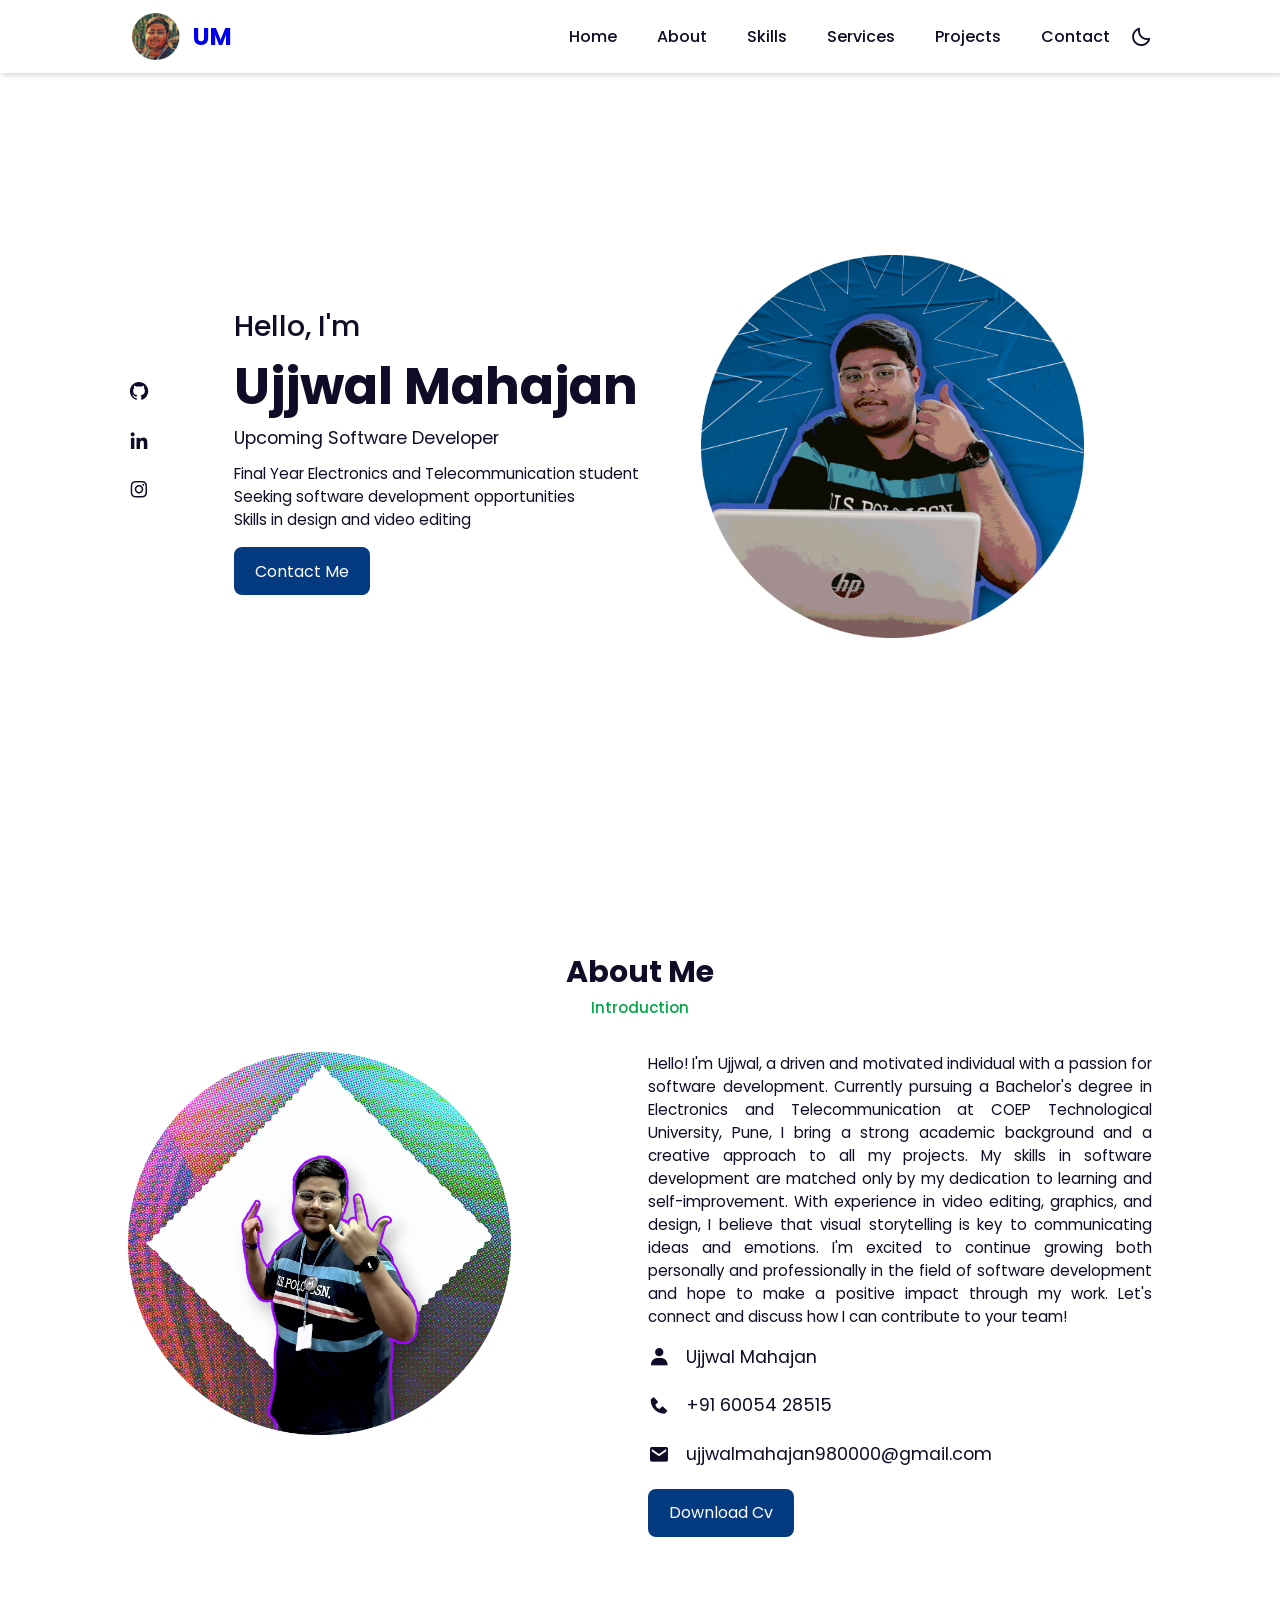
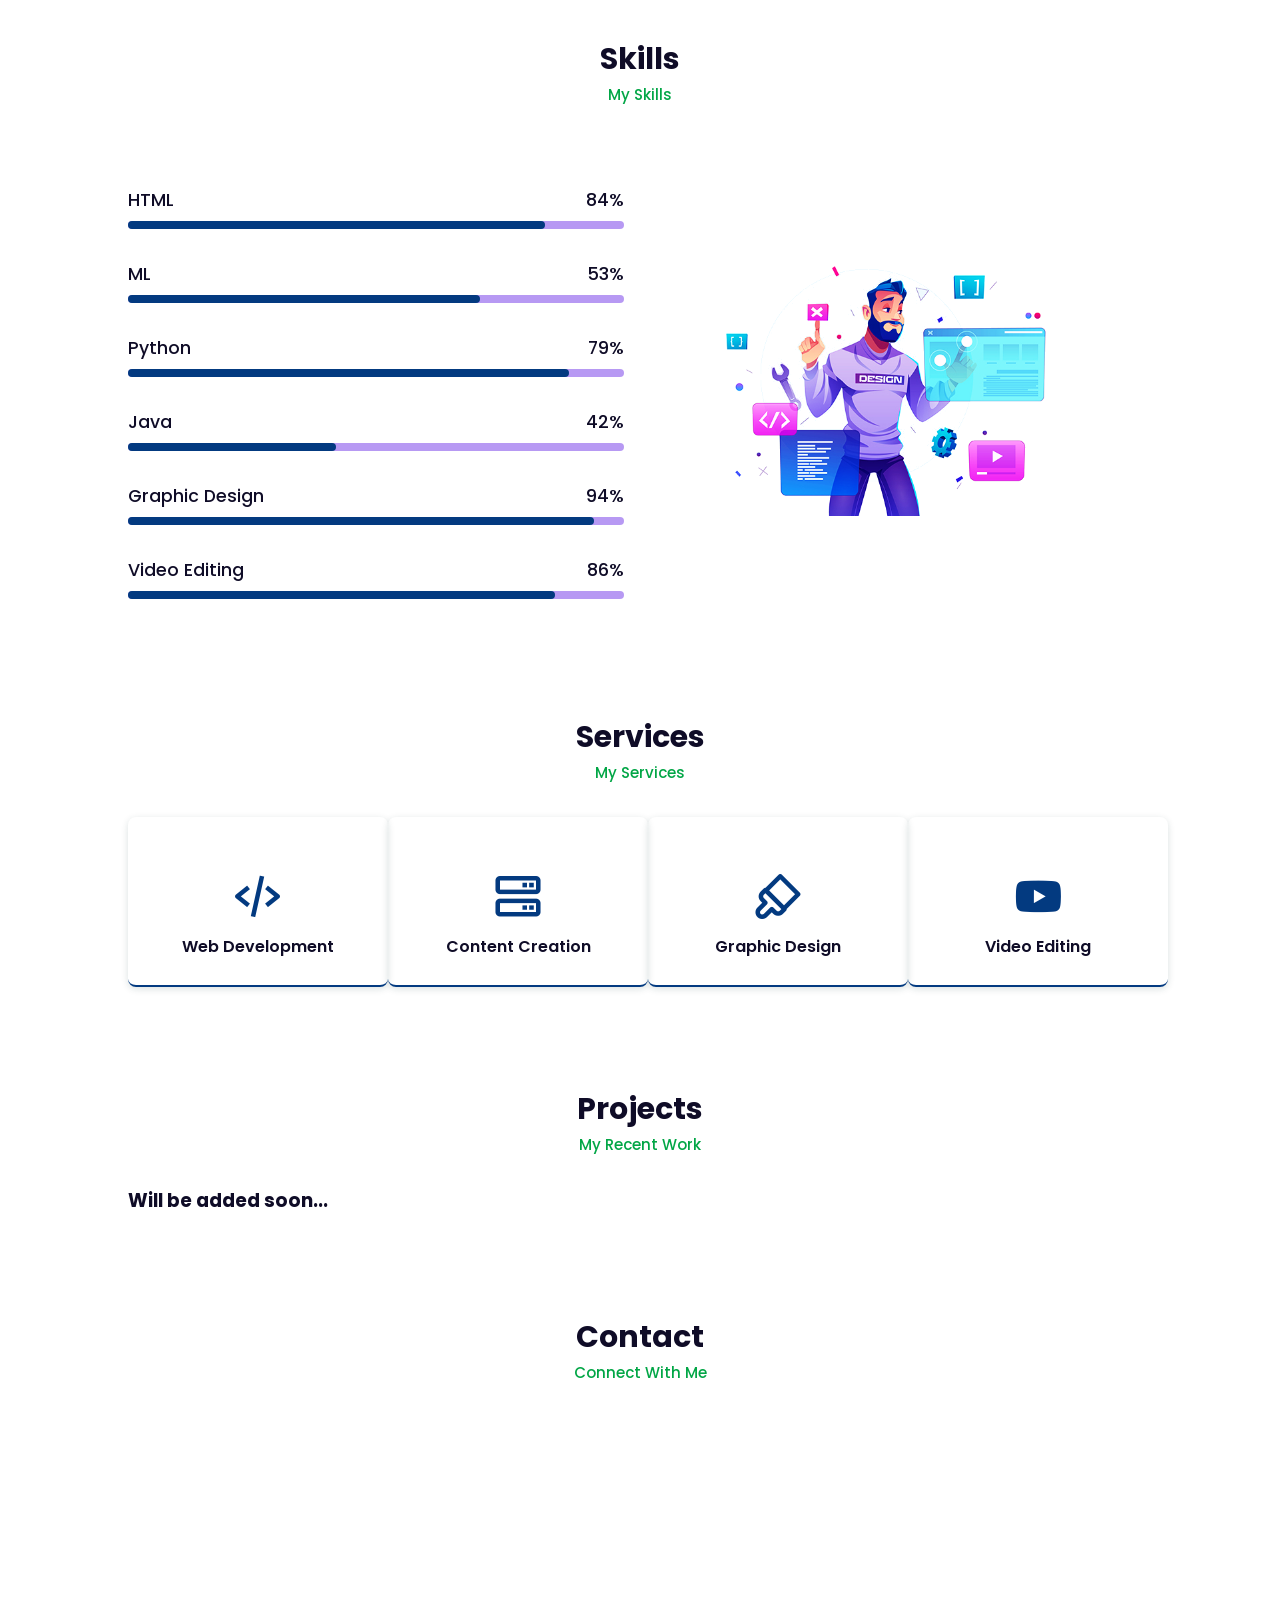
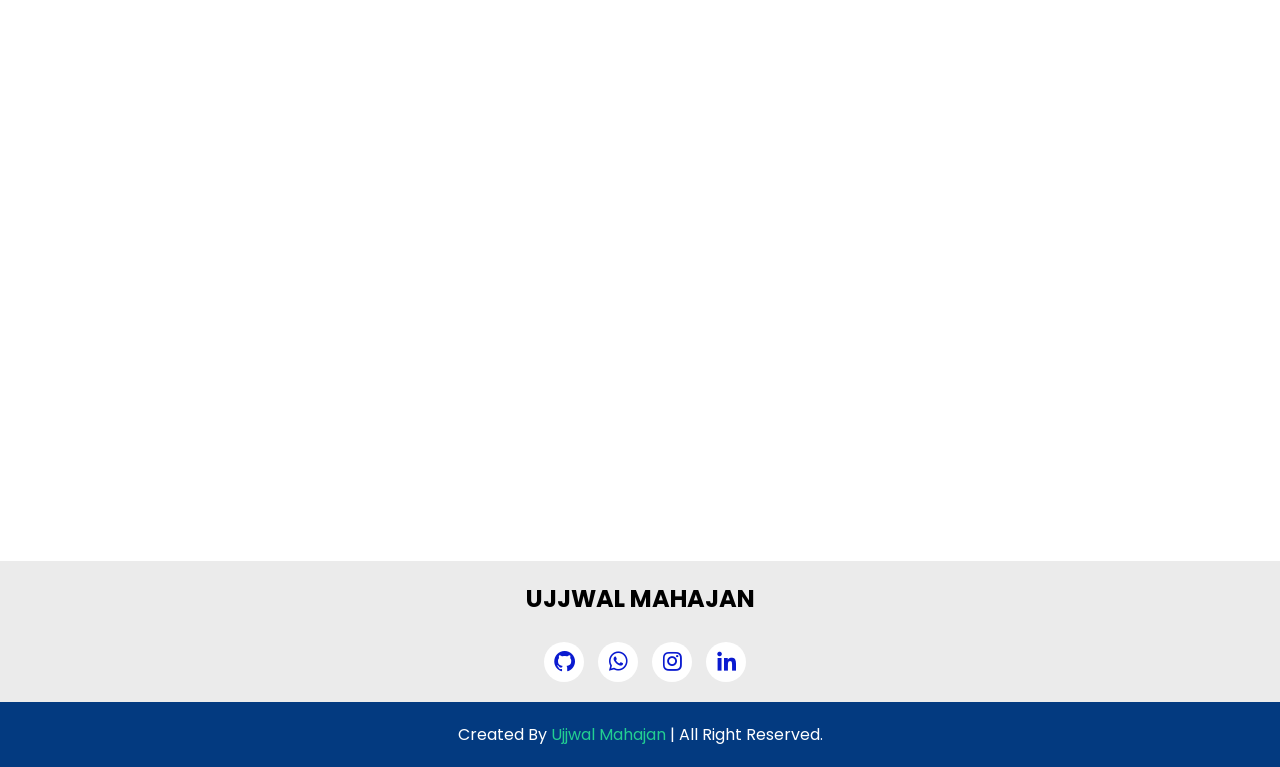
<file: index.html>
<!DOCTYPE html>
<html lang="en">
<head>
    <meta charset="UTF-8">
    <meta http-equiv="X-UA-Compatible" content="IE=edge">
    <meta name="viewport" content="width=device-width, initial-scale=1.0">
    <title>My Portfolio Website</title>
    <!--favicon-->
    <link rel="icon" href="Profile.png" type="image/x-icon">
    <!--Link to CSS-->
    <link rel="stylesheet" href="./css/style.css">
    <!--Icons -->
    <link rel="stylesheet"
  href="https://cdn.jsdelivr.net/npm/boxicons@latest/css/boxicons.min.css">
 
</head>
<body>
    <!-- Navbar -->
    <header>
        <a href="#" class="logo-container">
            <img src="Profile.png" alt="logo" class="logo">
            <h1 class="logo-text">UM</h1>
        </a>
 
        <div class="bx bx-menu" id="menu-icon"></div>
 
        <ul class="navbar">
            <li><a href="#home">Home</a></li>
            <li><a href="#about">About</a></li>
            <li><a href="#skills">Skills</a></li>
            <li><a href="#services">Services</a></li>
            <li><a href="#project">Projects</a></li>
            <li><a href="#contact">Contact</a></li>
            <div class="bx bx-moon" id="darkmode"></div>
        </ul>
    </header>
    <!-- Home -->
 
    <section class="home" id="home">
        <div class="social">
            <a href="https://github.com/ujjw-alz"><i class='bx bxl-github'></i></a>
            <a href="https://www.linkedin.com/in/ujjwalm-coep/"><i class='bx bxl-linkedin' ></i></a>
            <a href="https://www.instagram.com/ujjw_alz/"><i class='bx bxl-instagram' ></i></a>
        </div>
        <div class="home-img">
            <img src="1.png" alt="">
        </div>
        <div class="home-text">
            <span>Hello, I'm</span>
            <h1>Ujjwal Mahajan</h1>
            <h2>Upcoming Software Developer</h2>
            <p> Final Year Electronics and Telecommunication student <br> Seeking software development opportunities  <br>Skills in design and video editing </p>
            <a href="#contact" class="btn">Contact Me</a>
        </div>
 
    </section>
    <!-- About -->
    <section class="about" id="about">
        <div class="heading">
            <h2>About Me</h2>
            <span>Introduction</span>
        </div>
        <!-- About Content -->
        <div class="about-container">
            <div class="about-img">
                <img src="2.png" alt="">
            </div>
            <div class="about-text">
                <p>Hello! I'm Ujjwal, a driven and motivated individual with a passion for software development. Currently pursuing a Bachelor's degree in Electronics and Telecommunication at COEP Technological University, Pune, I bring a strong academic background and a creative approach to all my projects. My skills in software development are matched only by my dedication to learning and self-improvement. With experience in video editing, graphics, and design, I believe that visual storytelling is key to communicating ideas and emotions. I'm excited to continue growing both personally and professionally in the field of software development and hope to make a positive impact through my work. Let's connect and discuss how I can contribute to your team!</p>
                <div class="information">
                    <!-- Box 1 -->
                    <div class="info-box">
                        <i class='bx bxs-user' ></i>
                        <span>Ujjwal Mahajan</span>
                    </div>
                    <!-- Box 2 -->
                    <div class="info-box">
                        <i class='bx bxs-phone' ></i>
                        <span>+91 60054 28515</span>
                    </div>
                    <!-- Box 3 -->
                    <div class="info-box">
                        <i class='bx bxs-envelope' ></i>
                        <span>ujjwalmahajan980000@gmail.com</span>
                    </div>
                </div>
                <a href="Resume-UjjwalMahajan.pdf" class="btn">Download Cv</a>
            </div>
        </div>
    </section>
    <!-- Skills -->
    <section class="skills" id="skills">
        <div class="heading">
            <h2>Skills</h2>
            <span>My Skills</span>
        </div>
        <!-- Skills Content -->
        <div class="skills-container">
            <div class="bars">
                <!-- Box 1 -->
                <div class="bars-box">
                    <h3>HTML</h3>
                    <span>84%</span>
                    <div class="light-bar"></div>
                    <div class="percent-bar html-bar"></div>
                </div>
                <!-- Box 2 -->
                <div class="bars-box">
                    <h3>ML</h3>
                    <span>53%</span>
                    <div class="light-bar"></div>
                    <div class="percent-bar css-bar"></div>
                </div>
                <!-- Box 3 -->
                <div class="bars-box">
                    <h3>Python</h3>
                    <span>79%</span>
                    <div class="light-bar"></div>
                    <div class="percent-bar python-bar"></div>
                </div>
                <!-- Box 4 -->
                <div class="bars-box">
                    <h3>Java</h3>
                    <span>42%</span>
                    <div class="light-bar"></div>
                    <div class="percent-bar java-bar"></div>
                </div>
                <!-- Box 5 -->
                <div class="bars-box">
                    <h3>Graphic Design</h3>
                    <span>94%</span>
                    <div class="light-bar"></div>
                    <div class="percent-bar gd-bar"></div>
                </div>
                <!-- Box 6 -->
                <div class="bars-box">
                    <h3>Video Editing</h3>
                    <span>86%</span>
                    <div class="light-bar"></div>
                    <div class="percent-bar ve-bar"></div>
                </div>
            </div>
            <div class="skills-img">
                <img src="3.png" alt="">
            </div>
        </div>
 
    </section>
    <!-- Services -->
    <section class="services" id="services">
        <div class="heading">
            <h2>Services</h2>
            <span>My Services</span>
        </div>
        <div class="services-content">
            <!-- Box 1 -->
            <div class="services-box">
                <i class='bx bx-code-alt' ></i>
                <h3>Web Development</h3>
            </div>
            <!-- Box 2 -->
            <div class="services-box">
                <i class='bx bx-server' ></i>
                <h3>Content Creation</h3>
            </div>
            <!-- Box 3 -->
            <div class="services-box">
                <i class='bx bx-brush' ></i>
                <h3>Graphic Design</h3>
            </div>

            <div class="services-box">
                <i class='bx bxl-youtube' ></i>
                <h3>Video Editing</h3>
            </div>
        </div>
    </section>
    <!-- Portfolio -->
    <section class="project" id="project">
        <div class="heading">
            <h2>Projects</h2>
            <span>My Recent Work</span>
        </div>
        <div class="project-content">
            <!--<div class="project-img">
                <img src="blog-2.jpg" alt="">-->
            <h3><br>Will be added soon...</h3>
            
        </div>
    </section>
<!-- Contact -->
<section class="contact" id="contact">
    <div class="heading">
        <h2>Contact</h2>
        <span>Connect With Me</span>
    </div>
    <div class="contact-form">
        <iframe src="https://docs.google.com/forms/d/e/1FAIpQLSeMpxTRWUaTZEmg2OWKf1tZO_O_j-kMJhzfbabyPEg7zkr-rg/viewform?embedded=true" width="640" height="694" frameborder="0" marginheight="0" marginwidth="0">Loading…</iframe>
    </div>
</section>


    <!-- Footer -->
    <div class="footer">
        <h2>UJJWAL MAHAJAN</h2>
        <div class="footer-social">
            <a href="https://github.com/ujjw-alz"><i class='bx bxl-github' ></i></a>
            <a href="https://whas.me/qdNuQGATJX"><i class='bx bxl-whatsapp' ></i></a>
            <a href="https://www.instagram.com/ujjw_alz/"><i class='bx bxl-instagram' ></i></a>
            <a href="https://www.linkedin.com/in/ujjwalm-coep/"><i class='bx bxl-linkedin' ></i></a>
        </div>
 
    </div>
    <!-- Copyright -->
    <div class="copyright">
        <p>Created By <a href="">Ujjwal Mahajan</a> | All Right Reserved.</p>
    </div>
 
 
 
    <!-- Link To JS -->
    <script src="./js/script.js"></script>
</body>
</html>
</file>
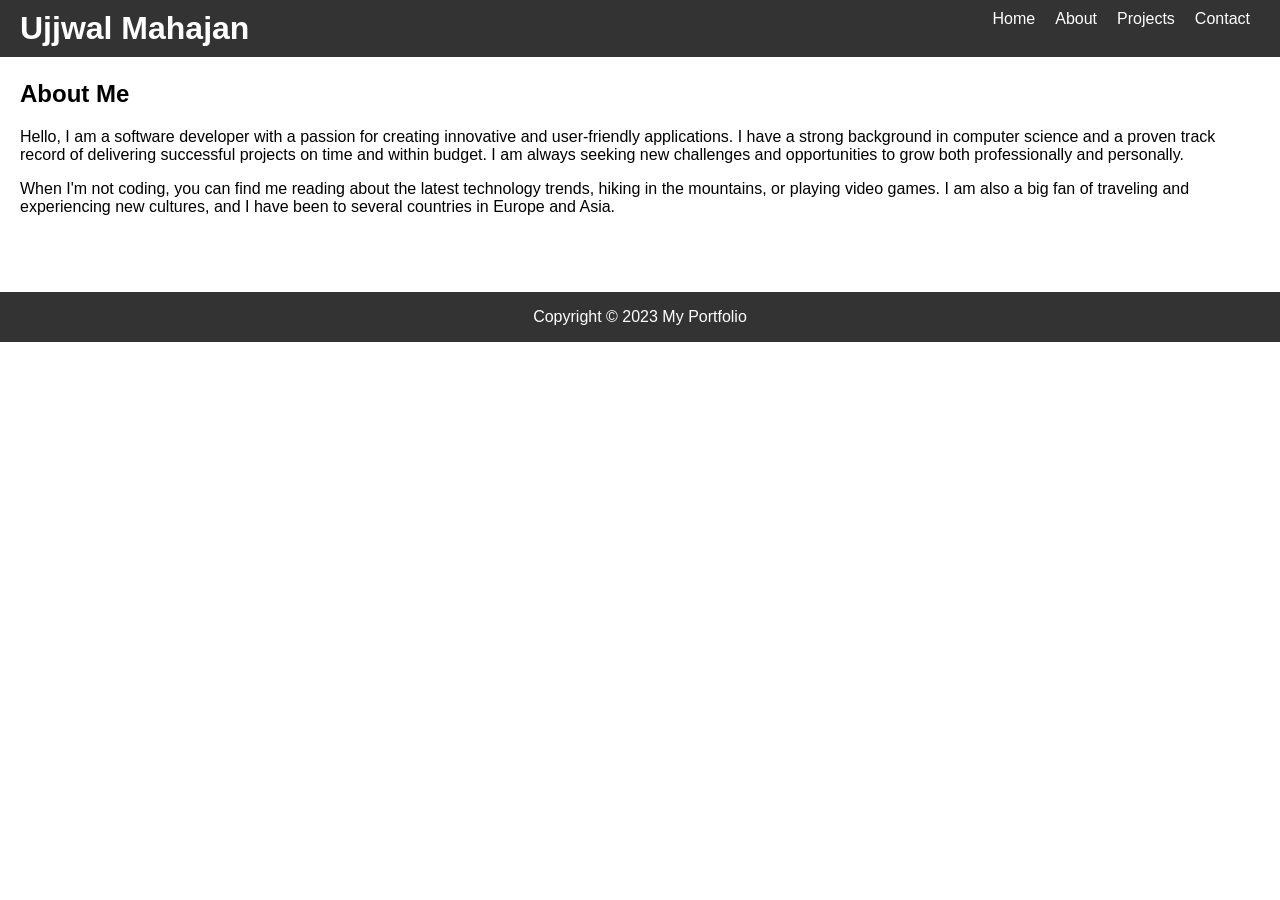
<file: about.html>
<!DOCTYPE html>
<html>
  <head>
    <meta charset="UTF-8">
    <title>About Me</title>
    <link rel="stylesheet" type="text/css" href="style.css">
  </head>
  <body>
    <header>
      <h1>Ujjwal Mahajan</h1>
      <nav>
        <ul>
          <li><a href="index.html">Home</a></li>
          <li><a href="about.html">About</a></li>
          <li><a href="projects.html">Projects</a></li>
          <li><a href="contact.html">Contact</a></li>
        </ul>
      </nav>
    </header>
    <main>
      <section>
        <h2>About Me</h2>
        <p>Hello, I am a software developer with a passion for creating innovative and user-friendly applications. I have a strong background in computer science and a proven track record of delivering successful projects on time and within budget. I am always seeking new challenges and opportunities to grow both professionally and personally.</p>
        <p>When I'm not coding, you can find me reading about the latest technology trends, hiking in the mountains, or playing video games. I am also a big fan of traveling and experiencing new cultures, and I have been to several countries in Europe and Asia.</p>
      </section>
    </main>
    <footer>
      <p>Copyright © 2023 My Portfolio</p>
    </footer>
  </body>
</html>
</file>
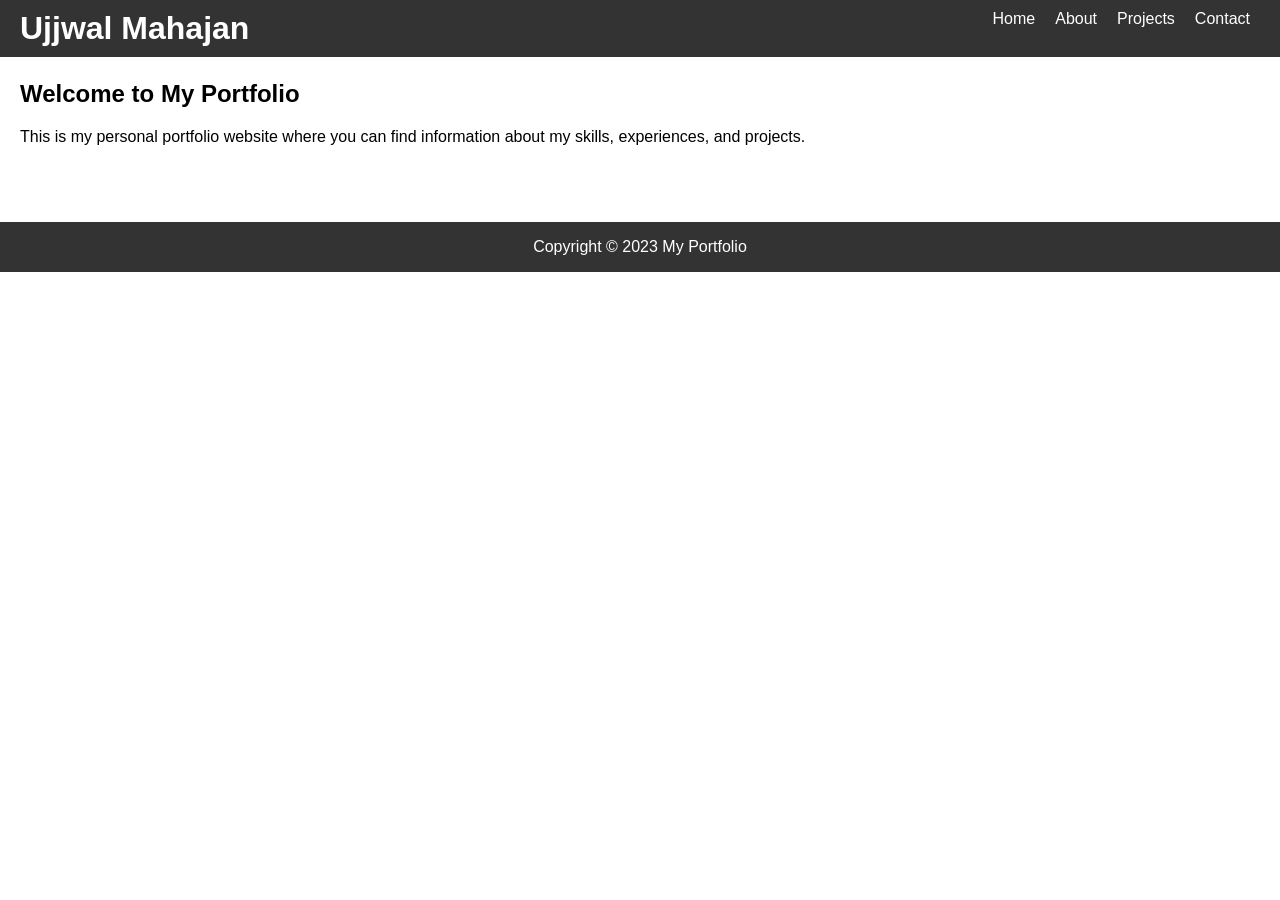
<file: home.html>
<!DOCTYPE html>
<html>
  <head>
    <meta charset="UTF-8">
    <title>My Portfolio Home Page</title>
    <link rel="stylesheet" type="text/css" href="style.css">
  </head>
  <body>
    <header>
      <h1>Ujjwal Mahajan</h1>
      <nav>
        <ul>
          <li><a href="index.html">Home</a></li>
          <li><a href="about.html">About</a></li>
          <li><a href="projects.html">Projects</a></li>
          <li><a href="contact.html">Contact</a></li>
        </ul>
      </nav>
    </header>
    <main>
      <section>
        <h2>Welcome to My Portfolio</h2>
        <p>This is my personal portfolio website where you can find information about my skills, experiences, and projects.</p>
      </section>
    </main>
    <footer>
      <p>Copyright © 2023 My Portfolio</p>
    </footer>
  </body>
</html>
</file>
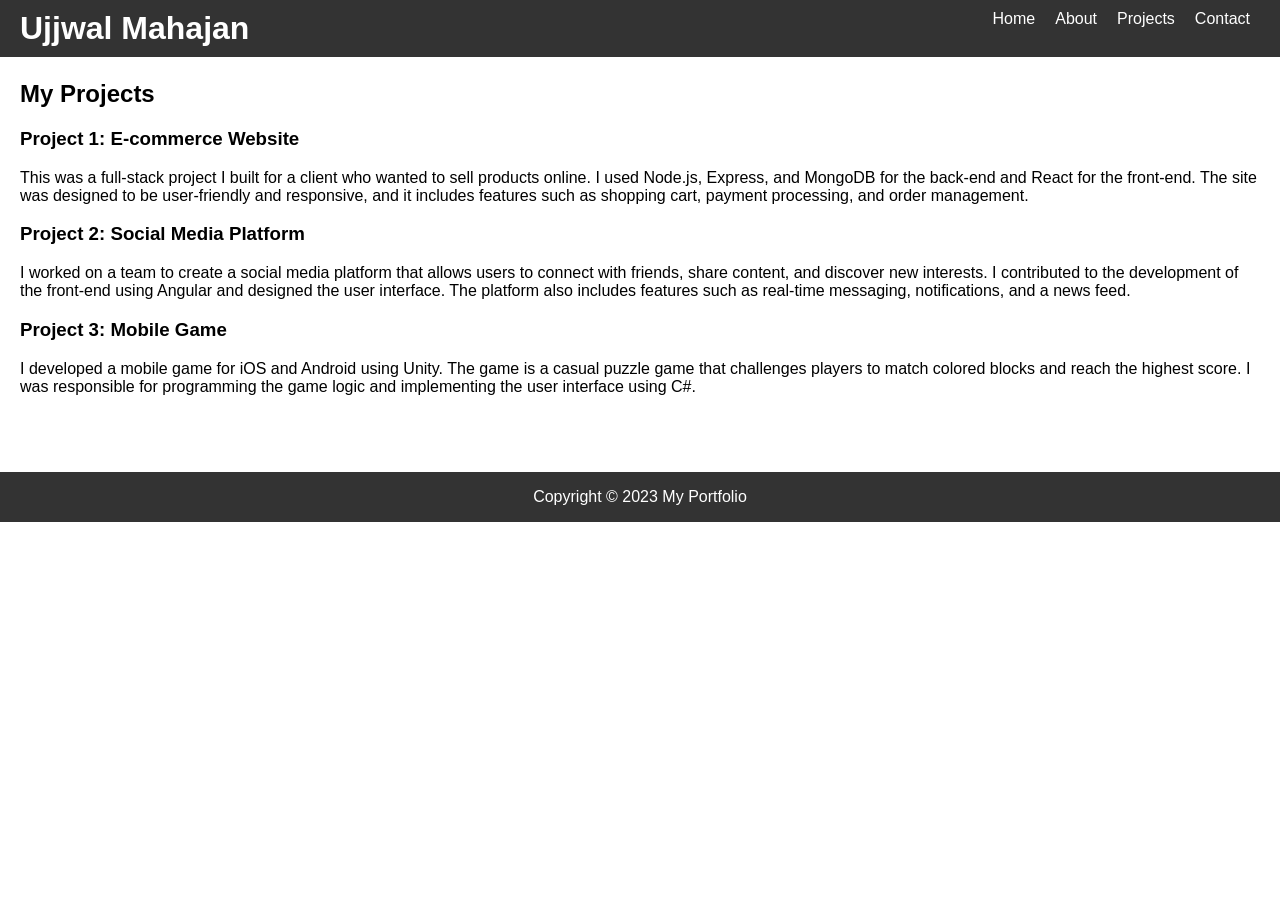
<file: projects.html>
<!DOCTYPE html>
<html>
  <head>
    <meta charset="UTF-8">
    <title>My Projects</title>
    <link rel="stylesheet" type="text/css" href="style.css">
  </head>
  <body>
    <header>
      <h1>Ujjwal Mahajan</h1>
      <nav>
        <ul>
          <li><a href="index.html">Home</a></li>
          <li><a href="about.html">About</a></li>
          <li><a href="projects.html">Projects</a></li>
          <li><a href="contact.html">Contact</a></li>
        </ul>
      </nav>
    </header>
    <main>
      <section>
        <h2>My Projects</h2>
        <h3>Project 1: E-commerce Website</h3>
        <p>This was a full-stack project I built for a client who wanted to sell products online. I used Node.js, Express, and MongoDB for the back-end and React for the front-end. The site was designed to be user-friendly and responsive, and it includes features such as shopping cart, payment processing, and order management.</p>
        <h3>Project 2: Social Media Platform</h3>
        <p>I worked on a team to create a social media platform that allows users to connect with friends, share content, and discover new interests. I contributed to the development of the front-end using Angular and designed the user interface. The platform also includes features such as real-time messaging, notifications, and a news feed.</p>
        <h3>Project 3: Mobile Game</h3>
        <p>I developed a mobile game for iOS and Android using Unity. The game is a casual puzzle game that challenges players to match colored blocks and reach the highest score. I was responsible for programming the game logic and implementing the user interface using C#.</p>
      </section>
    </main>
    <footer>
      <p>Copyright © 2023 My Portfolio</p>
    </footer>
  </body>
</html>
</file>
<file: css/style.css>
/* Google Fonts */
@import url("https://fonts.googleapis.com/css2?family=Poppins:wght@200;300;400;500;600;700&display=swap");
* {
  margin: 0;
  padding: 0;
  box-sizing: border-box;
  list-style: none;
  text-decoration: none;
  scroll-behavior: smooth;
  scroll-padding-top: 2rem;
  font-family: "Poppins", sans-serif;
}
.logo-container {
    display: flex;
    align-items: center;
}

.logo {
    width: 55px; /* adjust size as needed */
    margin-right: 10px; /* add margin to the right */
}

.logo-text {
    font-size: 24px;
    margin: 0;
}

.navbar {
    display: flex;
    align-items: center;
}
:root {
  --main-color: #033a80;
  --bg-color: #fff;
  --text-color: #0f0c27;
  --hover: hsl(260, 100%, 51%);
 
  --big-font: 3.2rem;
  --medium-font: 1.8rem;
  --p-font: 0.941rem;
}
section {
  padding: 50px 10%;
}
body.active {
  --text-color: #fff;
  --bg-color: #0f0c27;
}
body {
  background: var(--bg-color);
  color: var(--text-color);
}
*::selection {
  color: var(--bg-color);
  background: var(--main-color);
}
.heading {
  text-align: center;
}
.heading h2 {
  font-size: 30px;
}
 
.heading span {
  font-size: var(--p-font);
  color: rgb(2, 166, 70);
}
header {
  position: fixed;
  width: 100%;
  top: 0;
  right: 0;
  z-index: 1000;
  display: flex;
  align-items: center;
  justify-content: space-between;
  background: var(--bg-color);
  padding: 13px 10%;
  transition: 0.2s;
  box-shadow: -3px -3px 7px #ffffff73,
				2px 2px 5px rgba(94, 104, 121, 0.288);
}
header.shadow {
  box-shadow: 0 0 4px rgb(14 55 54 / 15%);
}
.logo {
  font-size: 1.61rem;
  font-weight: 600;
  color: var(--text-color);
}
.navbar {
  display: flex;
}
.navbar a {
  font-size: 1rem;
  padding: 10px 20px;
  color: var(--text-color);
  font-weight: 500;
}
.navbar a:hover {
  color: var(--hover);
}
#menu-icon {
  font-size: 24px;
  cursor: pointer;
  z-index: 10001;
  display: none;
}
#darkmode {
  font-size: 22px;
  cursor: pointer;
}
.home {
  position: relative;
  width: 100%;
  min-height: 100vh;
  display: grid;
  grid-template-columns: 0.2fr 1fr 1fr;
  align-items: center;
  gap: 1rem;
}
.home-img {
  order: 3;
}
.home-img img {
  width: 85%;
}
.home-text span {
  font-size: var(--medium-font);
  font-weight: 500;
}
.home-text h1 {
  font-size: var(--big-font);
}
.home-text h2 {
  font-size: 1.1rem;
  font-weight: 400;
}
.home-text p {
  font-size: var(--p-font);
  font-weight: 400;
  margin: 0.7rem 0 1rem;
}
.social {
  display: flex;
  flex-direction: column;
}
.social a {
  margin-bottom: 1rem;
  font-size: 22px;
  color: var(--text-color);
}
.social a:hover {
  color: var(--hover);
}
.btn {
  display: inline-block;
  background: var(--main-color);
  color: #fff;
  padding: 0.7rem 1.3rem;
  border-radius: 0.5rem;
}
.btn:hover {
  background: var(--hover);
}
 

.about-container {
  display: grid;
  grid-template-columns: repeat(2, 1fr);
  gap: 1rem;
  margin-top: 2rem;
}
 
.about-img img {
  width: 76%;
  border-radius: 0.5rem;
}
.about-text p {
  font-size: var(--p-font);
  font-weight: 400;
  text-align: justify;
}
.information {
  margin: 1rem 0 1.4rem;
}
.information .info-box {
  display: flex;
  align-items: center;
  margin-bottom: 1.4rem;
}
.information .info-box .bx {
  font-size: 22px;
}
.information .info-box span {
  font-weight: 400;
  margin-left: 1rem;
}
.skills-container {
  display: grid;
  grid-template-columns: repeat(2, 1fr);
  align-items: center;
  gap: 2rem;
  margin-top: 4rem;
}
.skills-img img {
  width: 80%;
  padding-left: 4rem;
  object-position: center;
}
.bars-box {
  position: relative;
  display: flex;
  justify-content: space-between;
  align-items: center;
  padding: 1rem 0;
  margin-bottom: 1rem;
}
.bars-box h3,
span {
  font-size: 1.1rem;
  font-weight: 500;
}
.light-bar {
  position: absolute;
  bottom: 0;
  left: 0;
  width: 100%;
  height: 0.5rem;
  background: hsla(260, 100%, 44%, 0.4);
  border-radius: 0.5rem;
}
.percent-bar {
  position: absolute;
  bottom: 0;
  left: 0;
  height: 0.5rem;
  background: var(--main-color);
  border-radius: 0.5rem;
}
.html-bar {
  width: 84%;
}
.css-bar {
  width: 71%;
}
.python-bar {
  width: 89%;
}
.java-bar {
  width: 42%;
}
.gd-bar {
  width: 94%;
}
.ve-bar {
  width: 86%;
}
.services-content {
  display: grid;
  grid-template-columns: repeat(auto-fit, minmax(200px, auto));
  justify-content: center;
  gap: 1rem;
  margin-top: 2rem;
}
.services-box {
  padding: 20px;
  width: 260px;
  display: flex;
  flex-direction: column;
  align-items: center;
  text-align: center;
  border-radius: 0.5rem;
  border-bottom: 2px solid var(--main-color);
  box-shadow: 0 2px 7px rgb(14 55 54 / 15%);
}
.services-box:hover{
 background-color: #02225a;
}

.services-box h3 {
  font-size: 1rem;
  font-weight: 600;
  margin: 0.7rem 0 0.4rem;
}
.services-box:hover h3{
  color: #fff;
}
.services-box .bx {
  padding-top: 2rem;
  font-size: 54px;
  color: var(--main-color);
}
.services-box:hover .bx{
  color: #22cf91;
}
.services-box a {
  color: var(--main-color);
  font-size: var(--p-font);
  font-weight: 500;
}
.services-box:hover a{
  color: #8b8a8f;
}
.portfolio-content {
  display: grid;
  grid-template-columns: repeat(auto-fit, minmax(280px, auto));
  gap: 1rem;
  margin-top: 2rem;
}
.portfolio-img {
  overflow: hidden;
  border-radius: 0.5rem;
}
.portfolio-img img {
  width: 100%;
  display: block;
}
.portfolio-img img:hover {
  transform: scale(1.1);
  transition: 1s;
}
.contact-form {
  display: grid;
  place-items: center;
  margin-top: 2rem;
}
.contact-form form {
  display: flex;
  flex-direction: column;
  width: 650px;
}
form input,
textarea {
  padding: 15px;
  border-radius: 0.5rem;
  width: 100%;
  border: none;
  outline: none;
  background: hsla(260, 100%, 44%, 0.1);
  margin-bottom: 1rem;
  color: var(--text-color);
}
form input::placeholder,
textarea::placeholder {
  color: var(--text-color);
}
form textarea {
  resize: none;
  height: 200px;
}
.contact-button {
  width: 160px;
  cursor: pointer;
  background: #2768d9;
  color: #fff;
  justify-content: center;
  text-transform: uppercase;
  letter-spacing: 1px;
  margin-left: 35%;
}
.contact-button:hover {
  background: var(--hover);
}
.footer {
  display: grid;
  place-items: center;
  padding: 20px;
  background: #ebebeb;
  color: #000;
}
.footer h2 {
  font-size: 1.5rem;
  margin-bottom: 1.6rem;
}
.footer-social a i{
  color: rgb(10, 26, 208);
  font-size: 25px;
  margin-left: 10px;
  text-align: center;
  line-height: 40px;
  background-color: #fff;
  border-radius: 50%;
  width: 40px;
  height: 40px;
}
.copyright {
  padding: 20px;
  background: var(--main-color);
  text-align: center;
  color: #fff;
}
.copyright a{
  color: #22cf91;
}
/* Making Responsive */
@media (max-width: 991px) {
  header {
    padding: 18px 4%;
  }
  section {
    padding: 50px 4%;
  }
}
@media (max-width: 881px) {
  :root {
    --big-font: 2.7rem;
    --medium-font: 1.4rem;
  }
}
@media (max-width: 768px) {
  :root {
    --big-font: 2.4rem;
    --medium-font: 1.2rem;
  }
  header {
    padding: 11px 4%;
  }
  #menu-icon {
    display: initial;
    color: var(--text-color);
  }
  header .navbar {
    position: absolute;
    top: -500px;
    left: 0;
    right: 0;
    display: flex;
    flex-direction: column;
    background: var(--bg-color);
    box-shadow: 0 4px 4px rgb(0 0 0 / 10%);
    transition: 0.2s ease;
    text-align: center;
  }
  .navbar.active {
    top: 100%;
  }
  .navbar a {
    padding: 1.5rem;
    display: block;
    background: var(--bg-color);
  }
  #darkmode {
    position: absolute;
    top: 1.4rem;
    right: 2rem;
  }
  .scroll-down {
    display: none;
  }
  .home {
    grid-template-columns: 0.5fr 3fr;
  }
  .home-text {
    grid-column: 1/3;
    padding-left: 1.4rem;
  }
  .home-img {
    order: initial;
  }
  .about-container {
    grid-template-columns: 1fr;
  }
  .about-img {
    display: flex;
    justify-content: center;
  }
  .skills-container {
    grid-template-columns: 1fr;
  }
  .skills-img img {
    padding-left: 0;
  }
  .skills-img {
    padding-top: 2rem;
    display: flex;
    justify-content: center;
  }
  .contact-form form{
    width: 300px;
  }
  .contact-button{
    margin-left: 25%;
  }
}
@media (max-width: 340px) {
  :root {
    --big-font: 1.7rem;
    --medium-font: 1.1rem;
  }
  .home-text span {
    font-size: 1rem;
  }
  .home-text h2 {
    font-size: 0.9rem;
    font-weight: 500;
  }
  .information .info-box span {
    font-size: 1rem;
  }
  .portfolio-content {
    grid-template-columns: repeat(auto-fit, minmax(200px, auto));
  }
  .contact-form form{
    width: 300px;
  }
  .contact-button{
    margin-left: 25%;
  }
}
</file>
<file: style.css>
body {
  font-family: Arial, sans-serif;
  margin: 0;
  padding: 0;
}

header {
  background-color: #333;
  color: #fff;
  display: flex;
  justify-content: space-between;
  padding: 10px 20px;
  position: fixed;
  top: 0;
  left: 0;
  right: 0;
  z-index: 1;
}

header h1 {
  margin: 0;
}

header nav {
  display: flex;
}

header nav ul {
  display: flex;
  list-style: none;
  margin: 0;
  padding: 0;
}

header nav ul li {
  margin: 0 10px;
}

header nav a {
  color: #fff;
  text-decoration: none;
}

main {
  padding: 60px 20px;
}

section h2 {
  margin-bottom: 20px;
}

form {
  display: flex;
  flex-direction: column;
  width: 50%;
  margin: 0 auto;
}

form label,
form input[type="submit"] {
  margin-bottom: 10px;
}

form input[type="text"],
form input[type="email"],
form textarea {
  padding: 5px;
  font-size: 1em;
}

footer {
  background-color: #333;
  color: #fff;
  display: flex;
  justify-content: center;
  height: 50px;
  align-items: center;
}

@media (max-width: 992px) {
  form {
    width: 80%;
  }
}

@media (max-width: 768px) {
  header {
    flex-direction: column;
    align-items: center;
  }

  header h1 {
    text-align: center;
  }

  header nav {
    margin-top: 10px;
  }
}
</file>
